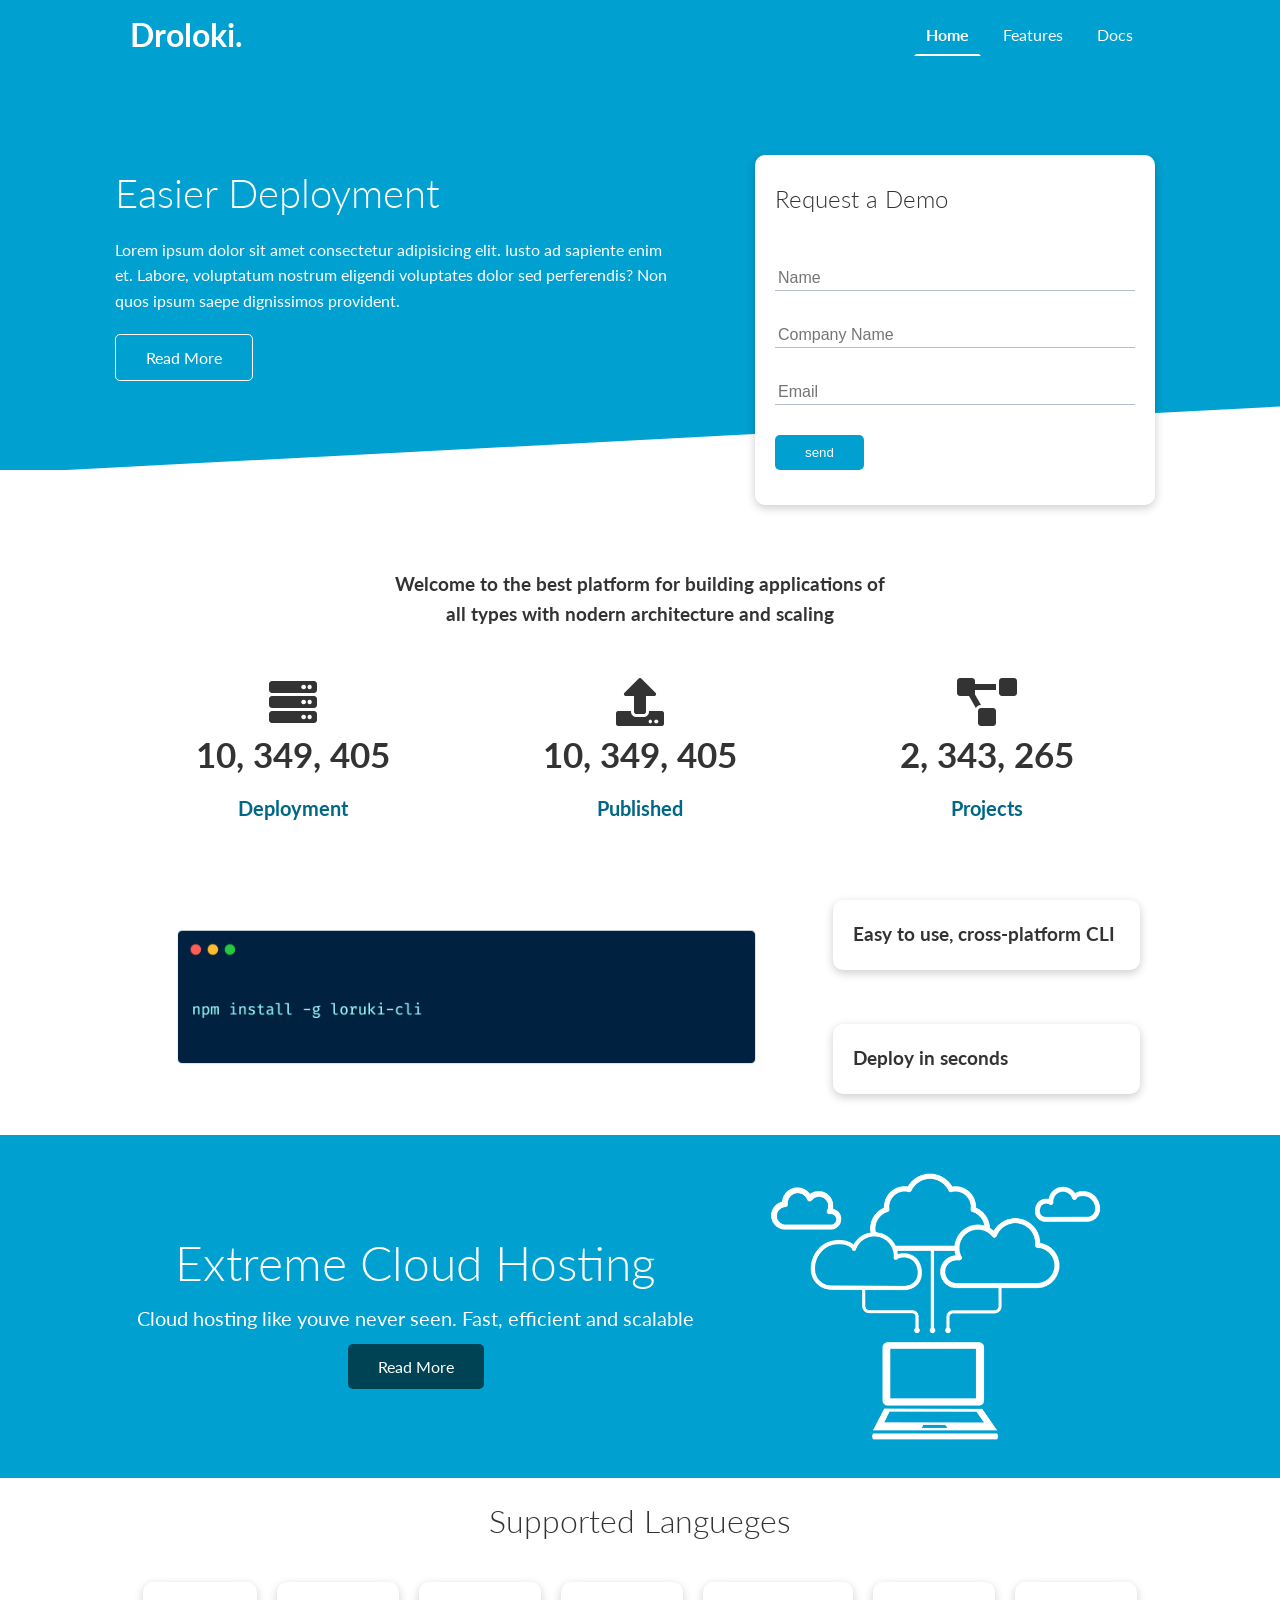
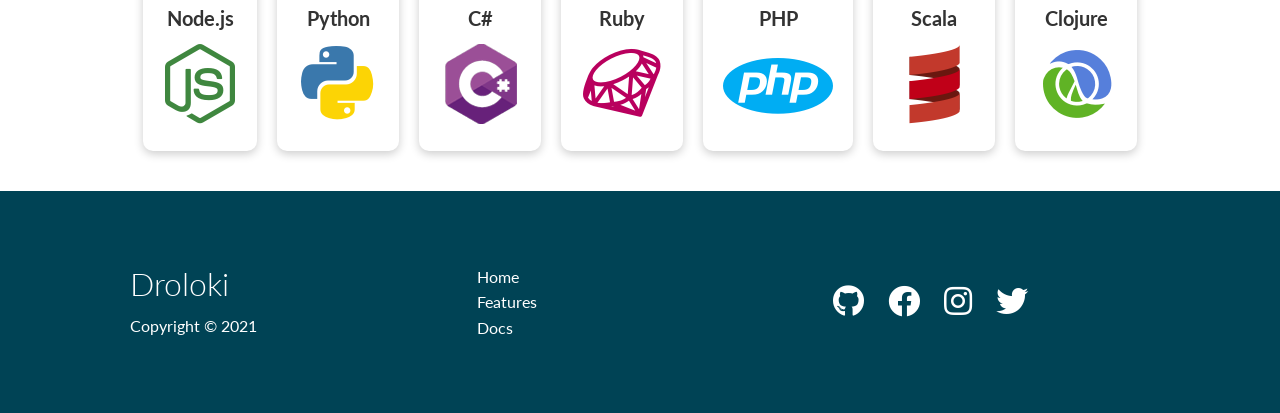
<file: index.html>
<!DOCTYPE html>
<html lang="en">
	<head>
		<meta charset="UTF-8" />
		<meta http-equiv="X-UA-Compatible" content="IE=edge" />
		<meta name="viewport" content="width=device-width, initial-scale=1.0" />
		<link
			rel="stylesheet"
			href="https://cdnjs.cloudflare.com/ajax/libs/font-awesome/5.15.2/css/all.min.css"
			integrity="sha512-HK5fgLBL+xu6dm/Ii3z4xhlSUyZgTT9tuc/hSrtw6uzJOvgRr2a9jyxxT1ely+B+xFAmJKVSTbpM/CuL7qxO8w=="
			crossorigin="anonymous"
		/>
		<link rel="stylesheet" href="css/style.css" />
		<link rel="stylesheet" href="css/utilities.css" />
		<title>Droloki | Drol Hosting For Everyone</title>
	</head>
	<body>
		<!-- Navbar -->
		<div class="navbar">
			<div class="container flex">
				<h1 class="logo">Droloki.</h1>
				<nav>
					<ul>
						<li><a href="index.html" class="active-menu">Home</a></li>
						<li><a href="features.html">Features</a></li>
						<li><a href="docs.html">Docs</a></li>
					</ul>
				</nav>
			</div>
		</div>
		<!-- Showcase -->
		<section class="showcase">
			<div class="container grid">
				<div class="showcase-text">
					<h1>Easier Deployment</h1>
					<p>
						Lorem ipsum dolor sit amet consectetur adipisicing elit. Iusto ad
						sapiente enim et. Labore, voluptatum nostrum eligendi voluptates
						dolor sed perferendis? Non quos ipsum saepe dignissimos provident.
					</p>
					<a class="btn btn-outline" href="features.html">Read More</a>
				</div>
				<div class="showcase-form card">
					<h2>Request a Demo</h2>
					<form
						name="contact"
						method="POST"
						netlify-honeypot="bot-field"
						data-netlify="true"
					>
						<input type="hidden" name="form-name" value="contact" />
						<p class="hidden">
							<label
								>Don’t fill this out if you’re human: <input name="bot-field"
							/></label>
						</p>
						<div class="form-control">
							<input type="text" name="name" placeholder="Name" required />
						</div>
						<div class="form-control">
							<input
								type="text"
								name="company"
								placeholder="Company Name"
								required
							/>
						</div>
						<div class="form-control">
							<input type="email" name="email" placeholder="Email" required />
						</div>
						<input type="submit" value="send" class="btn btn-primary" />
					</form>
				</div>
			</div>
		</section>

		<!-- Stats -->
		<section class="stats">
			<div class="container">
				<h3 class="stats-heading text-center my-1">
					Welcome to the best platform for building applications of all types
					with nodern architecture and scaling
				</h3>

				<div class="grid grid-3 text-center my-4">
					<div>
						<i class="fas fa-server fa-3x"></i>
						<h3>10, 349, 405</h3>
						<p class="text-secondary">Deployment</p>
					</div>
					<div>
						<i class="fas fa-upload fa-3x"></i>
						<h3>10, 349, 405</h3>
						<p class="text-secondary">Published</p>
					</div>
					<div>
						<i class="fas fa-project-diagram fa-3x"></i>
						<h3>2, 343, 265</h3>
						<p class="text-secondary">Projects</p>
					</div>
				</div>
			</div>
		</section>

		<!-- Cli -->

		<section class="cli">
			<div class="container grid">
				<img src="images/cli.png" alt="cli" />
				<div class="card"><h3>Easy to use, cross-platform CLI</h3></div>
				<div class="card"><h3>Deploy in seconds</h3></div>
			</div>
		</section>

		<!-- Cloud -->
		<section class="cloud bg-primary my-2 py-2">
			<div class="container grid">
				<div class="text-center">
					<h2 class="lg">Extreme Cloud Hosting</h2>
					<p class="lead my1">
						Cloud hosting like youve never seen. Fast, efficient and scalable
					</p>
					<a href="features.html" class="btn btn-dark">Read More</a>
				</div>
				<img src="images/cloud.png" alt="cloud" />
			</div>
		</section>

		<!-- Languages -->
		<section class="languages">
			<h2 class="md text-center my-2">Supported Langueges</h2>
			<div class="container flex">
				<div class="card">
					<h4>Node.js</h4>
					<img src="images/logos/node.png" alt="" />
				</div>
				<div class="card">
					<h4>Python</h4>
					<img src="images/logos/python.png" alt="" />
				</div>
				<div class="card">
					<h4>C#</h4>
					<img src="images/logos/csharp.png" alt="" />
				</div>
				<div class="card">
					<h4>Ruby</h4>
					<img src="images/logos/ruby.png" alt="" />
				</div>
				<div class="card">
					<h4>PHP</h4>
					<img src="images/logos/php.png" alt="" />
				</div>
				<div class="card">
					<h4>Scala</h4>
					<img src="images/logos/scala.png" alt="" />
				</div>
				<div class="card">
					<h4>Clojure</h4>
					<img src="images/logos/clojure.png" alt="" />
				</div>
			</div>
		</section>
		<!-- Footer -->
		<footer class="footer bg-dark py-5">
			<div class="container grid grid-3">
				<div>
					<h1>Droloki</h1>
					<p>Copyright &copy; 2021</p>
				</div>
				<nav>
					<ul>
						<li><a href="index.html">Home</a></li>
						<li><a href="features.html">Features</a></li>
						<li><a href="docs.html">Docs</a></li>
					</ul>
				</nav>
				<div class="social">
					<a href="#"><i class="fab fa-github fa-2x"></i></a>
					<a href="#"><i class="fab fa-facebook fa-2x"></i></a>
					<a href="#"><i class="fab fa-instagram fa-2x"></i></a>
					<a href="#"><i class="fab fa-twitter fa-2x"></i></a>
				</div>
			</div>
		</footer>
	</body>
</html>
</file>
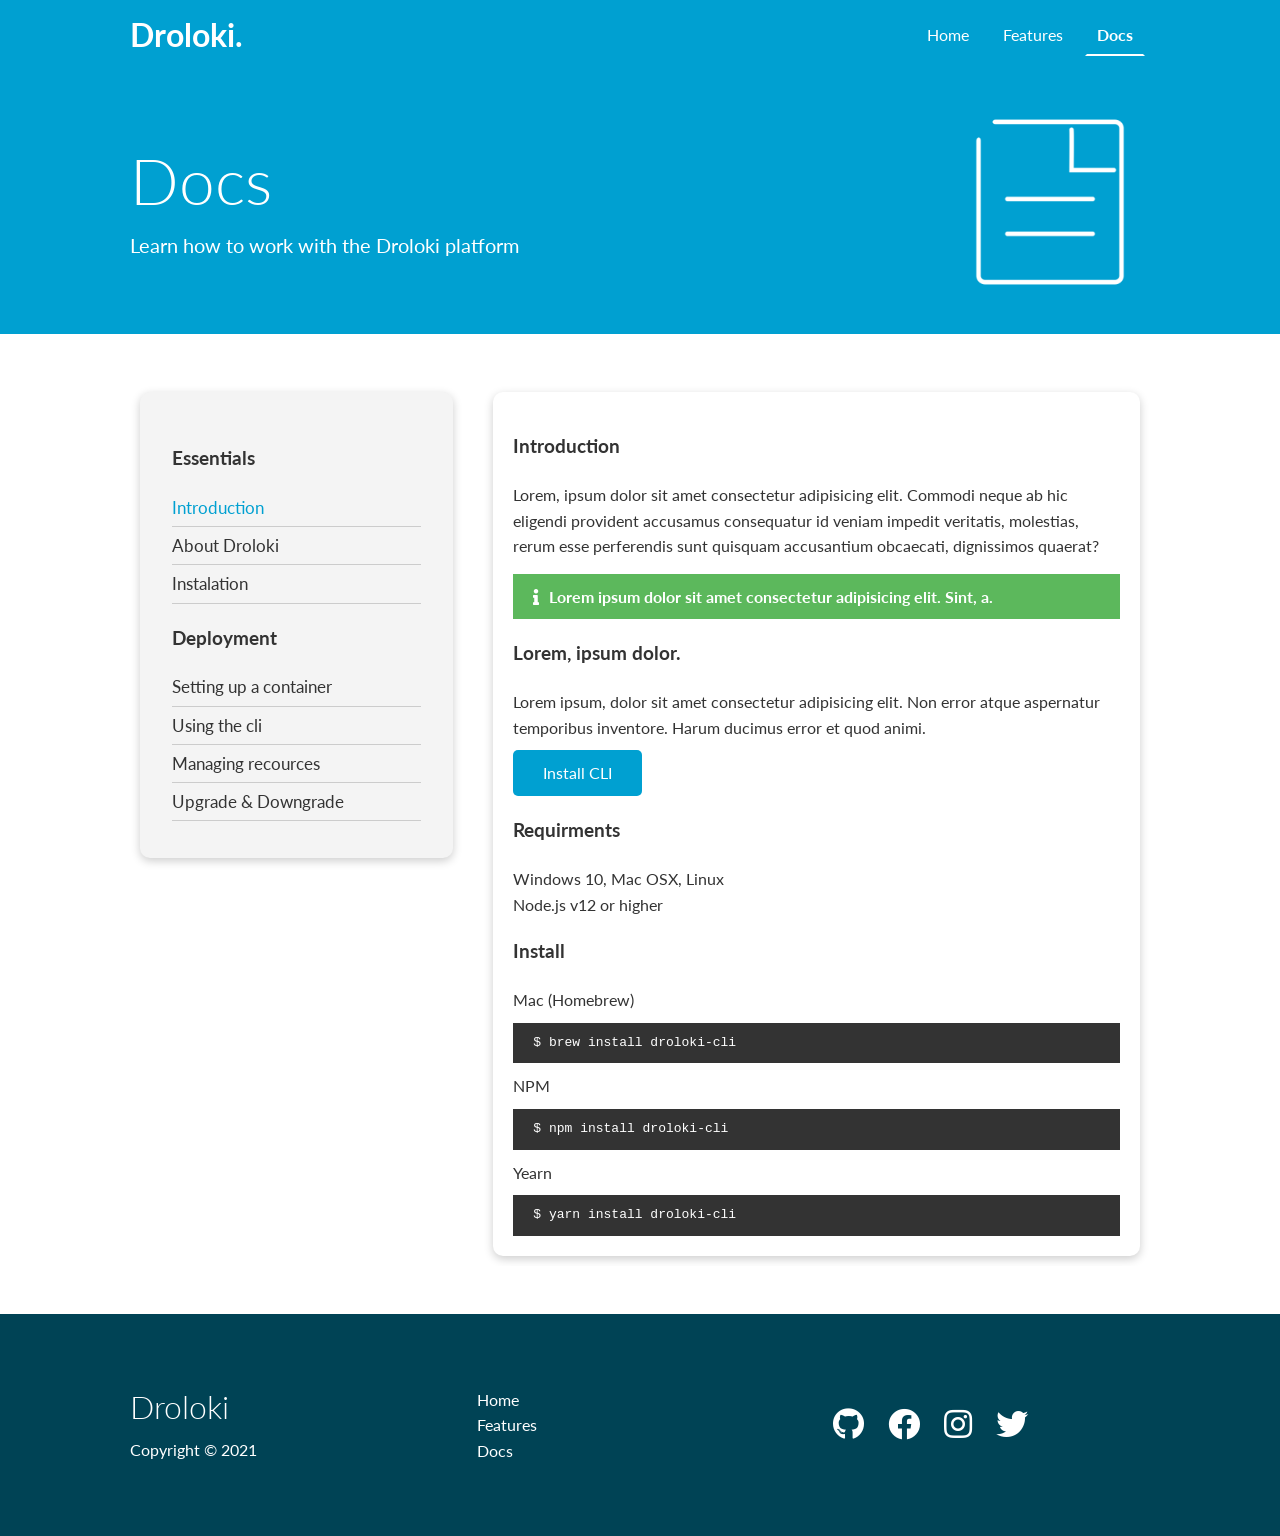
<file: docs.html>
<!DOCTYPE html>
<html lang="en">
	<head>
		<meta charset="UTF-8" />
		<meta http-equiv="X-UA-Compatible" content="IE=edge" />
		<meta name="viewport" content="width=device-width, initial-scale=1.0" />
		<link
			rel="stylesheet"
			href="https://cdnjs.cloudflare.com/ajax/libs/font-awesome/5.15.2/css/all.min.css"
			integrity="sha512-HK5fgLBL+xu6dm/Ii3z4xhlSUyZgTT9tuc/hSrtw6uzJOvgRr2a9jyxxT1ely+B+xFAmJKVSTbpM/CuL7qxO8w=="
			crossorigin="anonymous"
		/>
		<link rel="stylesheet" href="css/style.css" />
		<link rel="stylesheet" href="css/utilities.css" />
		<link rel="stylesheet" href="css/features-page.css" />
		<link rel="stylesheet" href="css/docs-page.css" />
		<title>Droloki | Drol Hosting For Everyone</title>
	</head>
	<body>
		<!-- Navbar -->
		<div class="navbar">
			<div class="container flex">
				<h1 class="logo">Droloki.</h1>
				<nav>
					<ul>
						<li><a href="index.html">Home</a></li>
						<li><a href="features.html">Features</a></li>
						<li><a href="docs.html" class="active-menu">Docs</a></li>
					</ul>
				</nav>
			</div>
		</div>
		<!-- Head -->

		<section class="docs-head bg-primary py-3">
			<div class="container grid">
				<div>
					<h1 class="xl">Docs</h1>
					<p class="lead">Learn how to work with the Droloki platform</p>
				</div>
				<img src="images/docs.png" alt="docs" />
			</div>
		</section>

		<!-- Docs Main -->

		<section class="docs-main my-4">
			<div class="container grid">
				<div class="card bg-light p-3">
					<h3 class="my-2">Essentials</h3>
					<nav>
						<ul>
							<li><a href="#" class="text-primary">Introduction</a></li>
							<li><a href="#">About Droloki</a></li>
							<li><a href="#">Instalation</a></li>
						</ul>
					</nav>
					<h3 class="my-2">Deployment</h3>
					<nav>
						<ul>
							<li><a href="#">Setting up a container</a></li>
							<li><a href="#">Using the cli</a></li>
							<li><a href="#">Managing recources</a></li>
							<li><a href="#">Upgrade & Downgrade</a></li>
						</ul>
					</nav>
				</div>

				<div class="card">
					<h3>Introduction</h3>
					Lorem, ipsum dolor sit amet consectetur adipisicing elit. Commodi
					neque ab hic eligendi provident accusamus consequatur id veniam
					impedit veritatis, molestias, rerum esse perferendis sunt quisquam
					accusantium obcaecati, dignissimos quaerat?
					<div class="alert alert-success">
						<i class="fas fa-info"></i>Lorem ipsum dolor sit amet consectetur
						adipisicing elit. Sint, a.
					</div>

					<h3>Lorem, ipsum dolor.</h3>
					<p>
						Lorem ipsum, dolor sit amet consectetur adipisicing elit. Non error
						atque aspernatur temporibus inventore. Harum ducimus error et quod
						animi.
					</p>
					<a class="btn btn-primary" href="#">Install CLI</a>

					<h3>Requirments</h3>
					<ul>
						<li>Windows 10, Mac OSX, Linux</li>
						<li>Node.js v12 or higher</li>
					</ul>

					<h3>Install</h3>
					<p>Mac (Homebrew)</p>
					<pre><code>$ brew install droloki-cli</code></pre>
					<p>NPM</p>
					<pre><code>$ npm install droloki-cli</code></pre>
					<p>Yearn</p>
					<pre><code>$ yarn install droloki-cli</code></pre>
				</div>
			</div>
		</section>

		<!-- Footer -->
		<footer class="footer bg-dark py-5">
			<div class="container grid grid-3">
				<div>
					<h1>Droloki</h1>
					<p>Copyright &copy; 2021</p>
				</div>
				<nav>
					<ul>
						<li><a href="index.html">Home</a></li>
						<li><a href="features.html">Features</a></li>
						<li><a href="docs.html">Docs</a></li>
					</ul>
				</nav>
				<div class="social">
					<a href="#"><i class="fab fa-github fa-2x"></i></a>
					<a href="#"><i class="fab fa-facebook fa-2x"></i></a>
					<a href="#"><i class="fab fa-instagram fa-2x"></i></a>
					<a href="#"><i class="fab fa-twitter fa-2x"></i></a>
				</div>
			</div>
		</footer>
	</body>
</html>
</file>
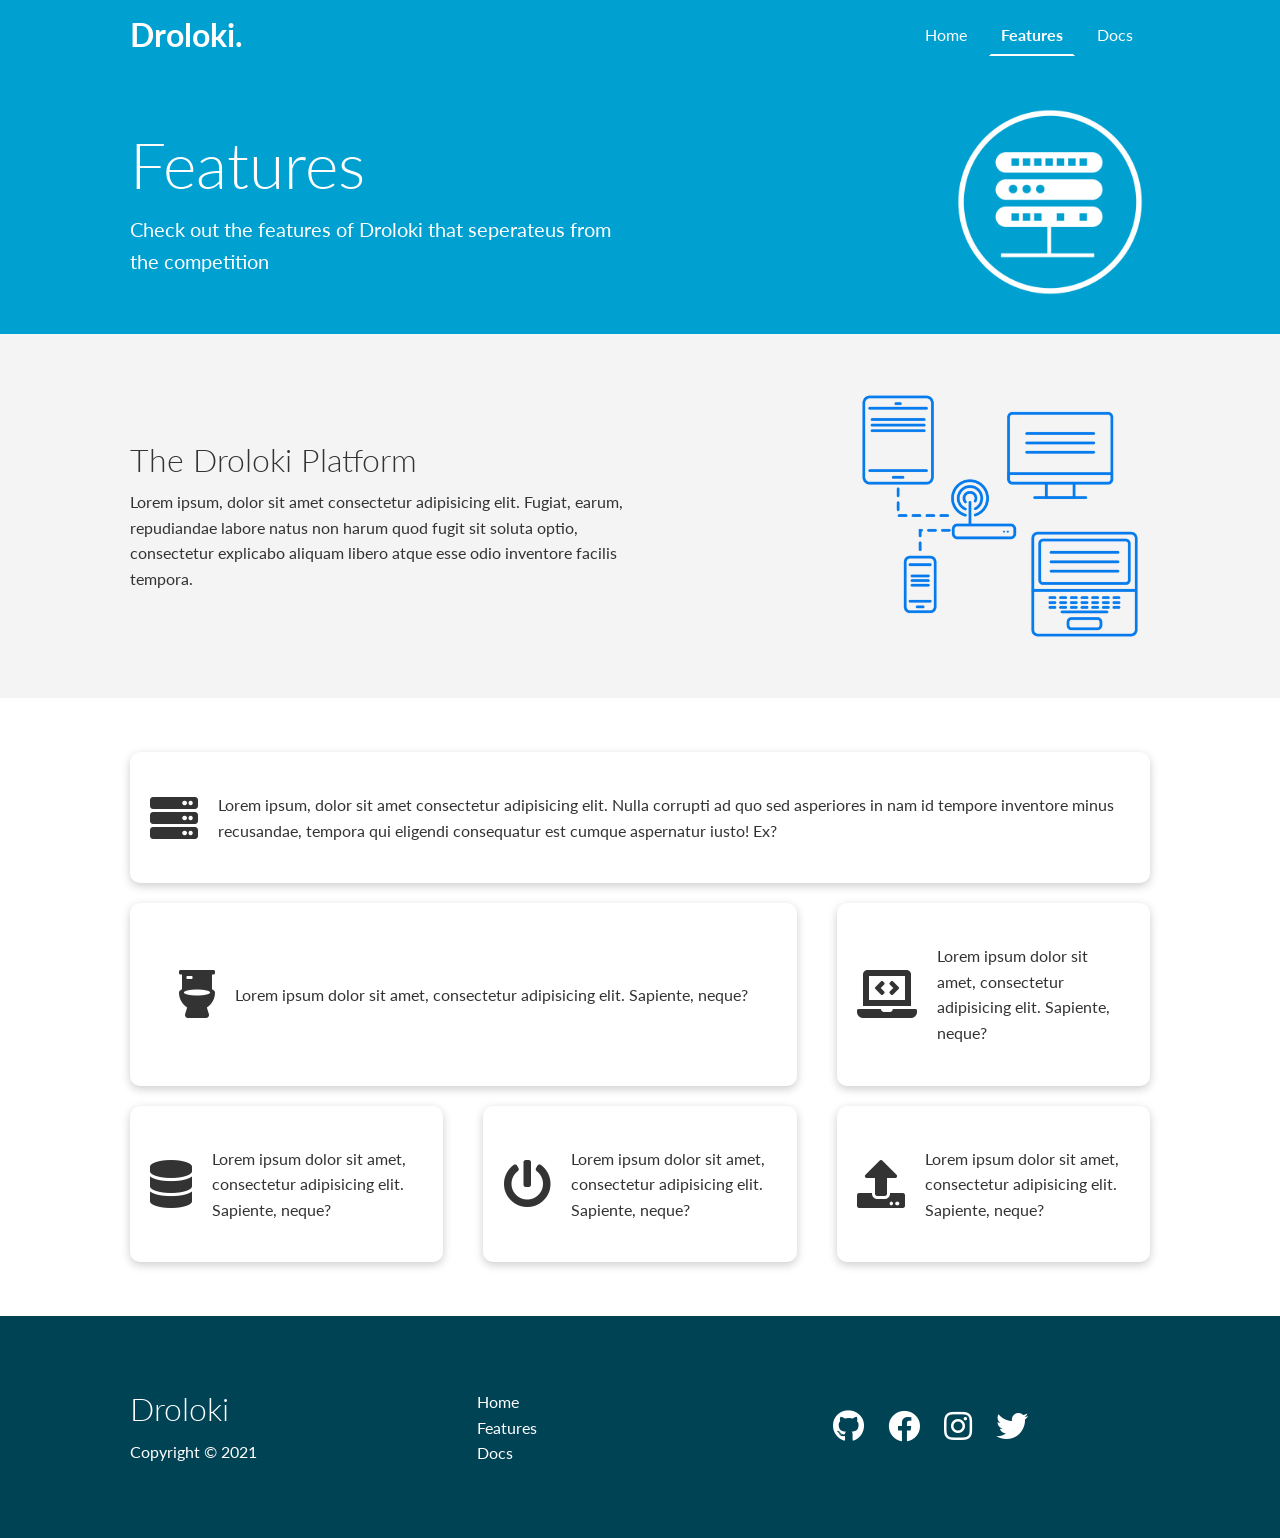
<file: features.html>
<!DOCTYPE html>
<html lang="en">
	<head>
		<meta charset="UTF-8" />
		<meta http-equiv="X-UA-Compatible" content="IE=edge" />
		<meta name="viewport" content="width=device-width, initial-scale=1.0" />
		<link
			rel="stylesheet"
			href="https://cdnjs.cloudflare.com/ajax/libs/font-awesome/5.15.2/css/all.min.css"
			integrity="sha512-HK5fgLBL+xu6dm/Ii3z4xhlSUyZgTT9tuc/hSrtw6uzJOvgRr2a9jyxxT1ely+B+xFAmJKVSTbpM/CuL7qxO8w=="
			crossorigin="anonymous"
		/>
		<link rel="stylesheet" href="css/style.css" />
		<link rel="stylesheet" href="css/utilities.css" />
		<link rel="stylesheet" href="css/features-page.css" />
		<title>Droloki | Drol Hosting For Everyone</title>
	</head>
	<body>
		<!-- Navbar -->
		<div class="navbar">
			<div class="container flex">
				<h1 class="logo">Droloki.</h1>
				<nav>
					<ul>
						<li><a href="index.html">Home</a></li>
						<li><a href="features.html" class="active-menu">Features</a></li>
						<li><a href="docs.html">Docs</a></li>
					</ul>
				</nav>
			</div>
		</div>
		<!-- Head -->

		<section class="features-head bg-primary py-3">
			<div class="container grid">
				<div>
					<h1 class="xl">Features</h1>
					<p class="lead">
						Check out the features of Droloki that seperateus from the
						competition
					</p>
				</div>
				<img src="images/server.png" alt="sever" />
			</div>
		</section>

		<!-- Sub Head -->

		<section class="features-sub-head bg-light py-3">
            <div class="container grid">
                <div>
					<h1 class="md">The Droloki Platform</h1>
					<p >
						Lorem ipsum, dolor sit amet consectetur adipisicing elit. Fugiat, earum, repudiandae labore natus non harum quod fugit sit soluta optio, consectetur explicabo aliquam libero atque esse odio inventore facilis tempora.
					</p>
				</div>
				<img src="images/server2.png" alt="sever" />
			</div>
            </div>
        </section>

        <section class="features-main my-2">
            <div class="container grid grid-3">
                <div class="card flex">
                    <i class="fas fa-server fa-3x"></i>
                    <p>Lorem ipsum, dolor sit amet consectetur adipisicing elit. Nulla corrupti ad quo sed asperiores in nam id tempore inventore minus recusandae, tempora qui eligendi consequatur est cumque aspernatur iusto! Ex?</p>
                </div>
                <div class="card flex">
                    <i class="fas fa-toilet fa-3x"></i>
                    <p>Lorem ipsum dolor sit amet, consectetur adipisicing elit. Sapiente, neque?</p>
                </div>
                <div class="card flex">
                    <i class="fas fa-laptop-code fa-3x"></i>
                    <p>Lorem ipsum dolor sit amet, consectetur adipisicing elit. Sapiente, neque?</p>
                </div>
                <div class="card flex">
                    <i class="fas fa-database fa-3x"></i>
                    <p>Lorem ipsum dolor sit amet, consectetur adipisicing elit. Sapiente, neque?</p>
                </div>
                <div class="card flex">
                    <i class="fas fa-power-off fa-3x"></i>
                    <p>Lorem ipsum dolor sit amet, consectetur adipisicing elit. Sapiente, neque?</p>
                </div>
                <div class="card flex">
                    <i class="fas fa-upload fa-3x"></i>
                    <p>Lorem ipsum dolor sit amet, consectetur adipisicing elit. Sapiente, neque?</p>
                </div>
            </div>
        </section>

		<!-- Footer -->
		<footer class="footer bg-dark py-5">
			<div class="container grid grid-3">
				<div>
					<h1>Droloki</h1>
					<p>Copyright &copy; 2021</p>
				</div>
				<nav>
					<ul>
						<li><a href="index.html">Home</a></li>
						<li><a href="features.html">Features</a></li>
						<li><a href="docs.html">Docs</a></li>
					</ul>
				</nav>
				<div class="social">
					<a href="#"><i class="fab fa-github fa-2x"></i></a>
					<a href="#"><i class="fab fa-facebook fa-2x"></i></a>
					<a href="#"><i class="fab fa-instagram fa-2x"></i></a>
					<a href="#"><i class="fab fa-twitter fa-2x"></i></a>
				</div>
			</div>
		</footer>
	</body>
</html>
</file>
<file: css/style.css>
@import url("https://fonts.googleapis.com/css2?family=Lato:wght@300&display=swap");

:root {
	--primary-color: #00a0d1;
	--secondary-color: #006786;
	--dark-color: #004355;
	--light-color: #f4f4f4;
	--success-color: #5cb85c;
	--error-color: #d9534f;
}

* {
	box-sizing: border-box;
	padding: 0;
	margin: 0;
}

body {
	font-family: "Lato", sans-serif;
	color: #333;
	line-height: 1.6;
}

ul {
	list-style-type: none;
}

a {
	text-decoration: none;
	color: #333;
}

h1,
h2 {
	font-weight: 300;
	line-height: 1.2;
	margin: 10px 0;
}

p {
	margin: 10px 0;
}

img {
	width: 100%;
}

code,
pre {
	background: #333;
	color: #fff;
	padding: 10px;
}

.hidden {
	visibility: hidden;
	height: 0;
}

/* Navbar */

.active-menu {
	font-weight: bold;
	border-bottom: 2px solid #fff !important;
}

.navbar {
	background-color: var(--primary-color);
	color: #fff;
	height: 70px;
}

.navbar ul {
	display: flex;
}

.navbar a {
	padding: 10px;
	margin: 0 5px;
	color: #fff;
	transition: all 0.4s ease;
	border: 2px #ffffff00 solid;
}

.navbar a:hover {
	border-bottom: 2px #ffffff99 solid;
}

.navbar .flex {
	justify-content: space-between;
}

.navbar .logo {
	font-weight: bold;
}

/* Showcase */

.showcase {
	height: 400px;
	background-color: var(--primary-color);
	color: white;
	position: relative;
}

.showcase h1 {
	font-size: 40px;
}

.showcase p {
	margin: 20px 0;
}

.showcase-text {
	animation: slideInFromLeft 1s ease-in;
}

.showcase .grid {
	grid-template-columns: 55% 45%;
	gap: 30px;
	overflow: visible;
}

.showcase-form {
	position: relative;
	top: 60px;
	height: 350px;
	width: 400px;
	padding: 40px;
	z-index: 100;
	justify-self: flex-end;
	animation: slideInFromRight 1s ease-in;
}

.showcase .form-control {
	margin: 30px 0;
}

.showcase-form input[type="text"],
.showcase-form input[type="email"] {
	border: 0;
	border-bottom: 1px solid #b4becb;
	width: 100%;
	padding: 3px;
	font-size: 16px;
}

.showcase-form input:focus {
	outline: none;
}

.showcase::before,
.showcase::before {
	content: "";
	position: absolute;
	height: 100px;
	bottom: -70px;
	right: 0;
	left: 0;
	background: #fff;
	transform: skewY(-3deg);
	-webkit-transform: skewY(-3deg);
	-moz-transform: skewY(-3deg);
	-ms-transform: skewY(-3deg);
}

/* Stats */

.stats {
	padding-top: 100px;
	animation: slideInFromBottom 1s ease-in;
}

.stats-heading {
	max-width: 500px;
	margin: auto;
}

.stats .grid h3 {
	font-size: 35px;
}

.stats .grid p {
	font-size: 20px;
	font-weight: bold;
}

/* cli */

.cli .grid {
	grid-template-columns: repeat(3, 1fr);
	grid-template-rows: repeat(2, 1fr);
}

.cli .grid > *:first-child {
	grid-column: 1 / span 2;
	grid-row: 1 / span 2;
}

/* Cloud */

.cloud .grid {
	grid-template-columns: 4fr 3fr;
}

/* Languages */

.languages .flex {
	flex-wrap: wrap;
}

.languages .card {
	text-align: center;
	margin: 18px 10px 40px;
	transition: transform 0.2s ease-in;
}

.languages .card h4 {
	font-size: 20px;
	margin-bottom: 10px;
}

.languages .card:hover {
	transform: translateY(-15px);
}

/* Footer */

.footer .social a {
	margin: 0 10px;
}

/* Animations */

@keyframes slideInFromLeft {
	0% {
		transform: translateX(-100%);
		opacity: 0;
	}
	100% {
		transform: translateX(0);
		opacity: 1;
	}
}

@keyframes slideInFromRight {
	0% {
		transform: translateX(100%);
		opacity: 0;
	}
	100% {
		transform: translateX(0);
		opacity: 1;
	}
}

@keyframes slideInFromTop {
	0% {
		transform: translateY(-100%);
		opacity: 0;
	}
	100% {
		transform: translateX(0);
		opacity: 1;
	}
}

@keyframes slideInFromBottom {
	0% {
		transform: translateY(100%);
		opacity: 0;
	}
	100% {
		transform: translateX(0);
		opacity: 1;
	}
}

/* Tablets & Under */
@media (max-width: 768px) {
	.grid,
	.showcase .grid,
	.stats .grid,
	.cli .grid,
	.cloud .grid,
	.features-main .grid,
	.docs-main .grid {
		grid-template-columns: 1fr !important;
		grid-template-rows: 1fr;
	}

	.navbar li {
		animation: slideInFromTop 1s ease-in;
	}

	.navbar .logo {
		animation: slideInFromTop 1s ease-in;
	}

	.showcase {
		height: auto;
	}

	.showcase-text {
		text-align: center;
		margin-top: 40px;
		animation: slideInFromTop 1s ease-in;
	}

	.showcase-form {
		justify-self: center;
		margin: auto;
		animation: slideInFromBottom 1s ease-in;
	}
	.cli {
		animation: slideInFromBottom 1s ease-in;
	}
	.cli .grid > *:first-child {
		grid-column: 1;
		grid-row: 1;
	}
	.social {
		display: flex;
		align-items: center;
		justify-content: center;
		flex-wrap: wrap;
	}
	.social i {
		margin-top: 10px;
	}

	.features-head,
	.features-sub-head,
	.docs-head {
		text-align: center;
	}

	.features-head img,
	.features-sub-head img,
	.docs-head img {
		justify-self: center !important;
	}

	.features-main .grid > *:first-child,
	.features-main .grid > *:nth-child(2) {
		grid-column: 1 !important;
	}
}

/* Mobile */
@media (max-width: 500px) {
	.navbar {
		height: 110px;
	}

	.navbar .flex {
		flex-direction: column;
	}

	.navbar ul {
		padding: 10px;
		background: rgba(0, 0, 0, 0.1);
		border-radius: 4px;
	}
}
</file>
<file: css/utilities.css>
.container {
	max-width: 1100px;
	margin: 0 auto;
	overflow: auto;
	padding: 0 40px;
}

.card {
	background-color: #fff;
	border-radius: 10px;
	box-shadow: 0 3px 10px rgba(0, 0, 0, 0.2);
	padding: 20px;
	margin: 10px;
	color: #333;
}

.btn {
	display: inline-block;
	padding: 10px 30px;
	cursor: pointer;
	background-color: var(--primary-color);
	color: #fff;
	border: none;
	border-radius: 5px;
}

.btn-outline {
	background-color: transparent;
	border: 1px #fff solid;
}

.btn:hover {
	transform: scale(0.98);
}

/* Backgrounds & Couloured Buttons */

.bg-primary,
.btn-primary {
	background-color: var(--primary-color);
	color: #fff;
}

.bg-secondary,
.btn-secondary {
	background-color: var(--secondary-color);
	color: #fff;
}

.bg-dark,
.btn-dark {
	background-color: var(--dark-color);
	color: #fff;
}

.bg-light,
.btn-light {
	background-color: var(--light-color);
	color: #333;
}

.bg-primary a,
.btn-primary a,
.bg-secondary a,
.btn-secondary a,
.bg-dark a,
.btn-dark a {
	color: #fff;
}

/* Text colours */

.text-primary {
	color: var(--primary-color);
}

.text-primary {
	color: var(--primary-color);
}

.text-secondary {
	color: var(--secondary-color);
}

.text-dark {
	color: var(--dark-color);
}

.text-light {
	color: var(--light-color);
}

/* text Sizes */

.lead {
	font-size: 20px;
}

.sm {
	font-size: 1rem;
}
.md {
	font-size: 2rem;
}

.lg {
	font-size: 3rem;
}

.xl {
	font-size: 4rem;
}

.text-center {
	text-align: center;
}

/* Alert */

.alert {
	background-color: var(--light-color);
	padding: 10px 20px;
	font-weight: bold;
	margin: 15px 0;
}

.alert i {
	margin-right: 10px;
}

.alert-success {
	background-color: var(--success-color);
	color: #fff;
}

.alert-error {
	background-color: var(--error-color);
	color: #fff;
}

.flex {
	display: flex;
	justify-content: center;
	align-items: center;
	height: 100%;
}

.grid {
	display: grid;
	grid-template-columns: repeat(2, 1fr);
	gap: 20px;
	justify-content: center;
	align-items: center;
	height: 100%;
}

.grid-3 {
	grid-template-columns: repeat(3, 1fr);
}

/* Margin */

.py-1 {
	margin: 1rem 0;
}

.my-2 {
	margin: 1.5rem 0;
}

.my-3 {
	margin: 2rem 0;
}

.my-4 {
	margin: 3rem 0;
}

.my-5 {
	margin: 4rem 0;
}

.m-1 {
	margin: 1rem;
}

.m-2 {
	margin: 1.5rem;
}

.m-3 {
	margin: 2rem;
}

.m-4 {
	margin: 3rem;
}

.m-5 {
	margin: 4rem;
}

/* Margin */

.py-1 {
	padding: 1rem 0;
}

.py-2 {
	padding: 1.5rem 0;
}

.py-3 {
	padding: 2rem 0;
}

.py-4 {
	padding: 3rem 0;
}

.py-5 {
	padding: 4rem 0;
}

.p-1 {
	padding: 1rem;
}

.p-2 {
	padding: 1.5rem;
}

.p-3 {
	padding: 2rem;
}

.p-4 {
	padding: 3rem;
}

.p-5 {
	padding: 4rem;
}
</file>
<file: css/features-page.css>
/* Features */

.features-head img,
.docs-head img {
	width: 200px;
	justify-self: flex-end;
}

.features-sub-head img {
	width: 300px;
	justify-self: flex-end;
}

.features-main .card > i {
	margin-right: 20px;
}
.features-main .grid {
	padding: 30px;
}

.features-main .grid > *:first-child {
	grid-column: 1 / span 3;
}

.features-main .grid > *:nth-child(2) {
	grid-column: 1 / span 2;
}
</file>
<file: css/docs-page.css>
/* Docs */
.docs-main a {
	transition: font-size 0.4s ease;
}

.docs-main h3 {
	margin: 20px 0px;
}

.docs-main .grid {
	grid-template-columns: 1fr 2fr;
	align-items: flex-start;
}

.docs-main nav li {
	font-size: 17px;
	padding-bottom: 5px;
	margin-bottom: 5px;
	border-bottom: 1px solid #ccc;
}

.docs-main a:hover {
	font-weight: bold;
	font-size: 17.3px;
}
</file>
